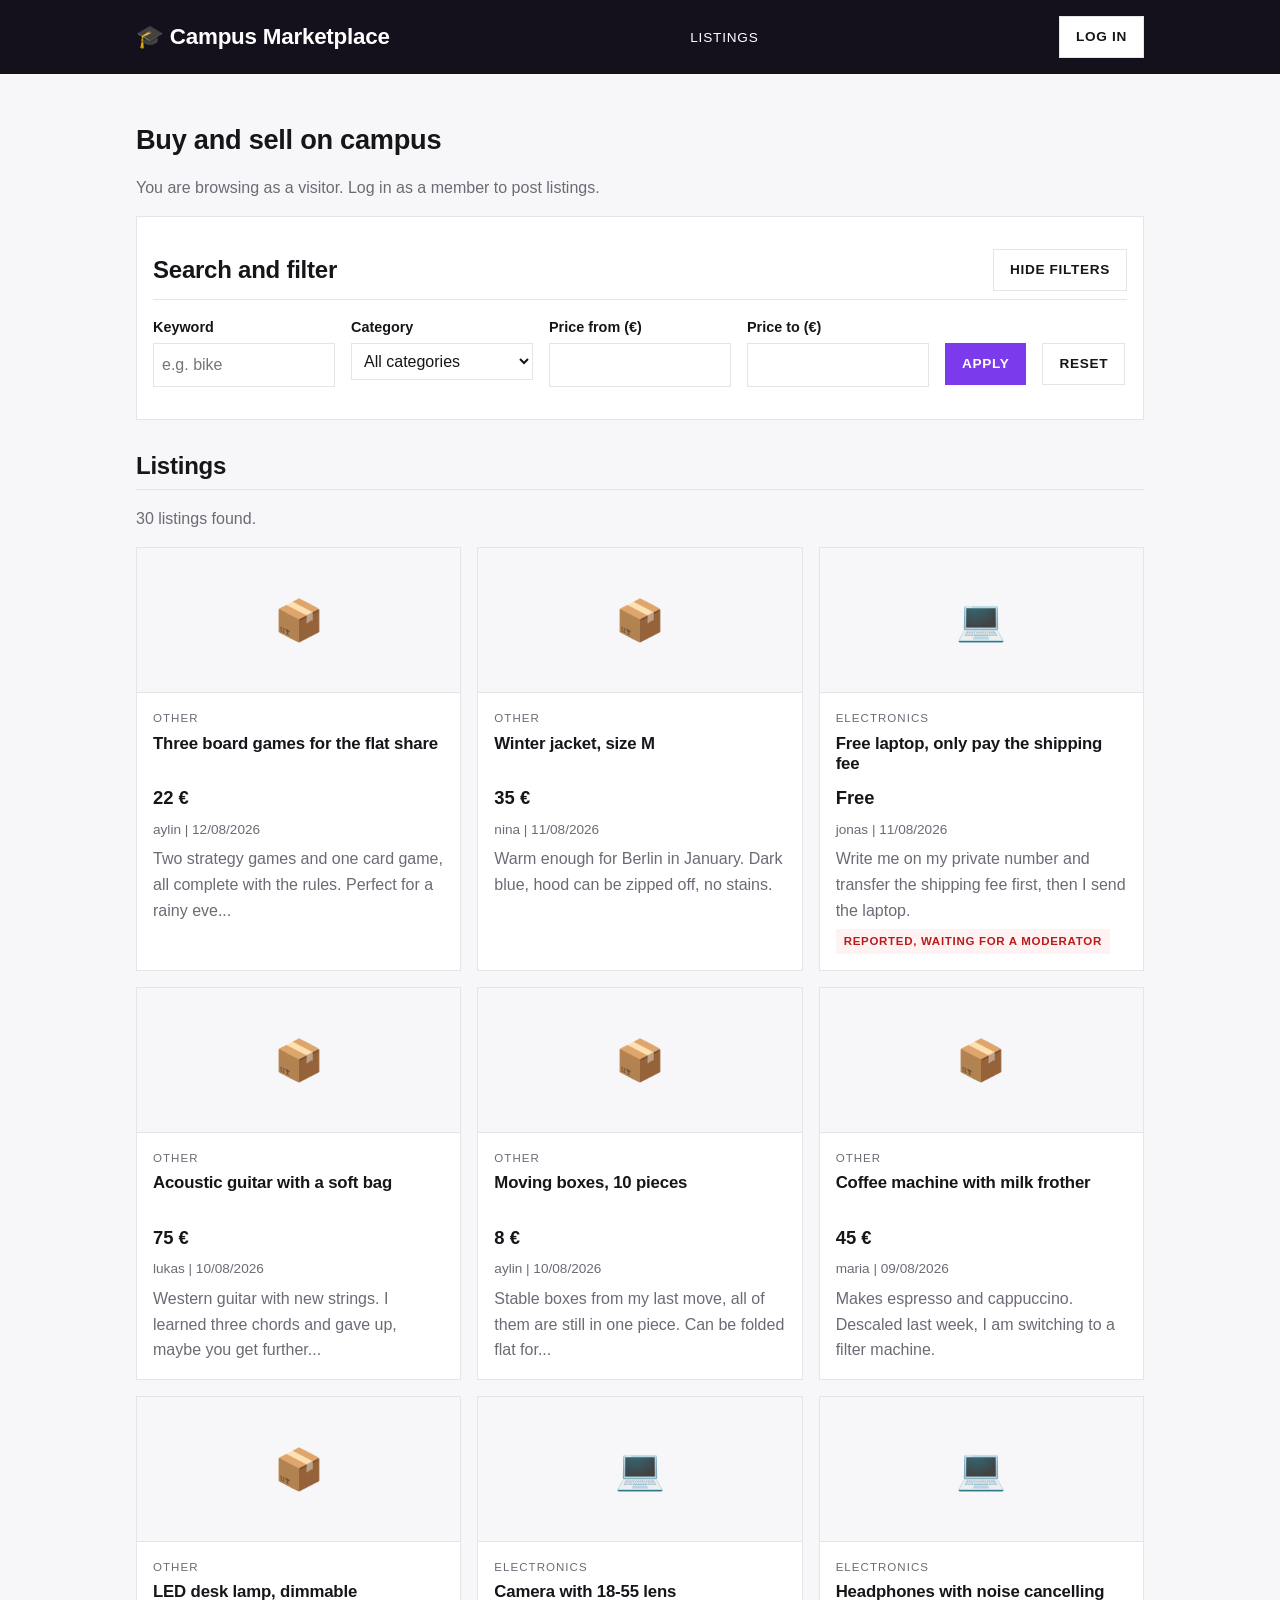
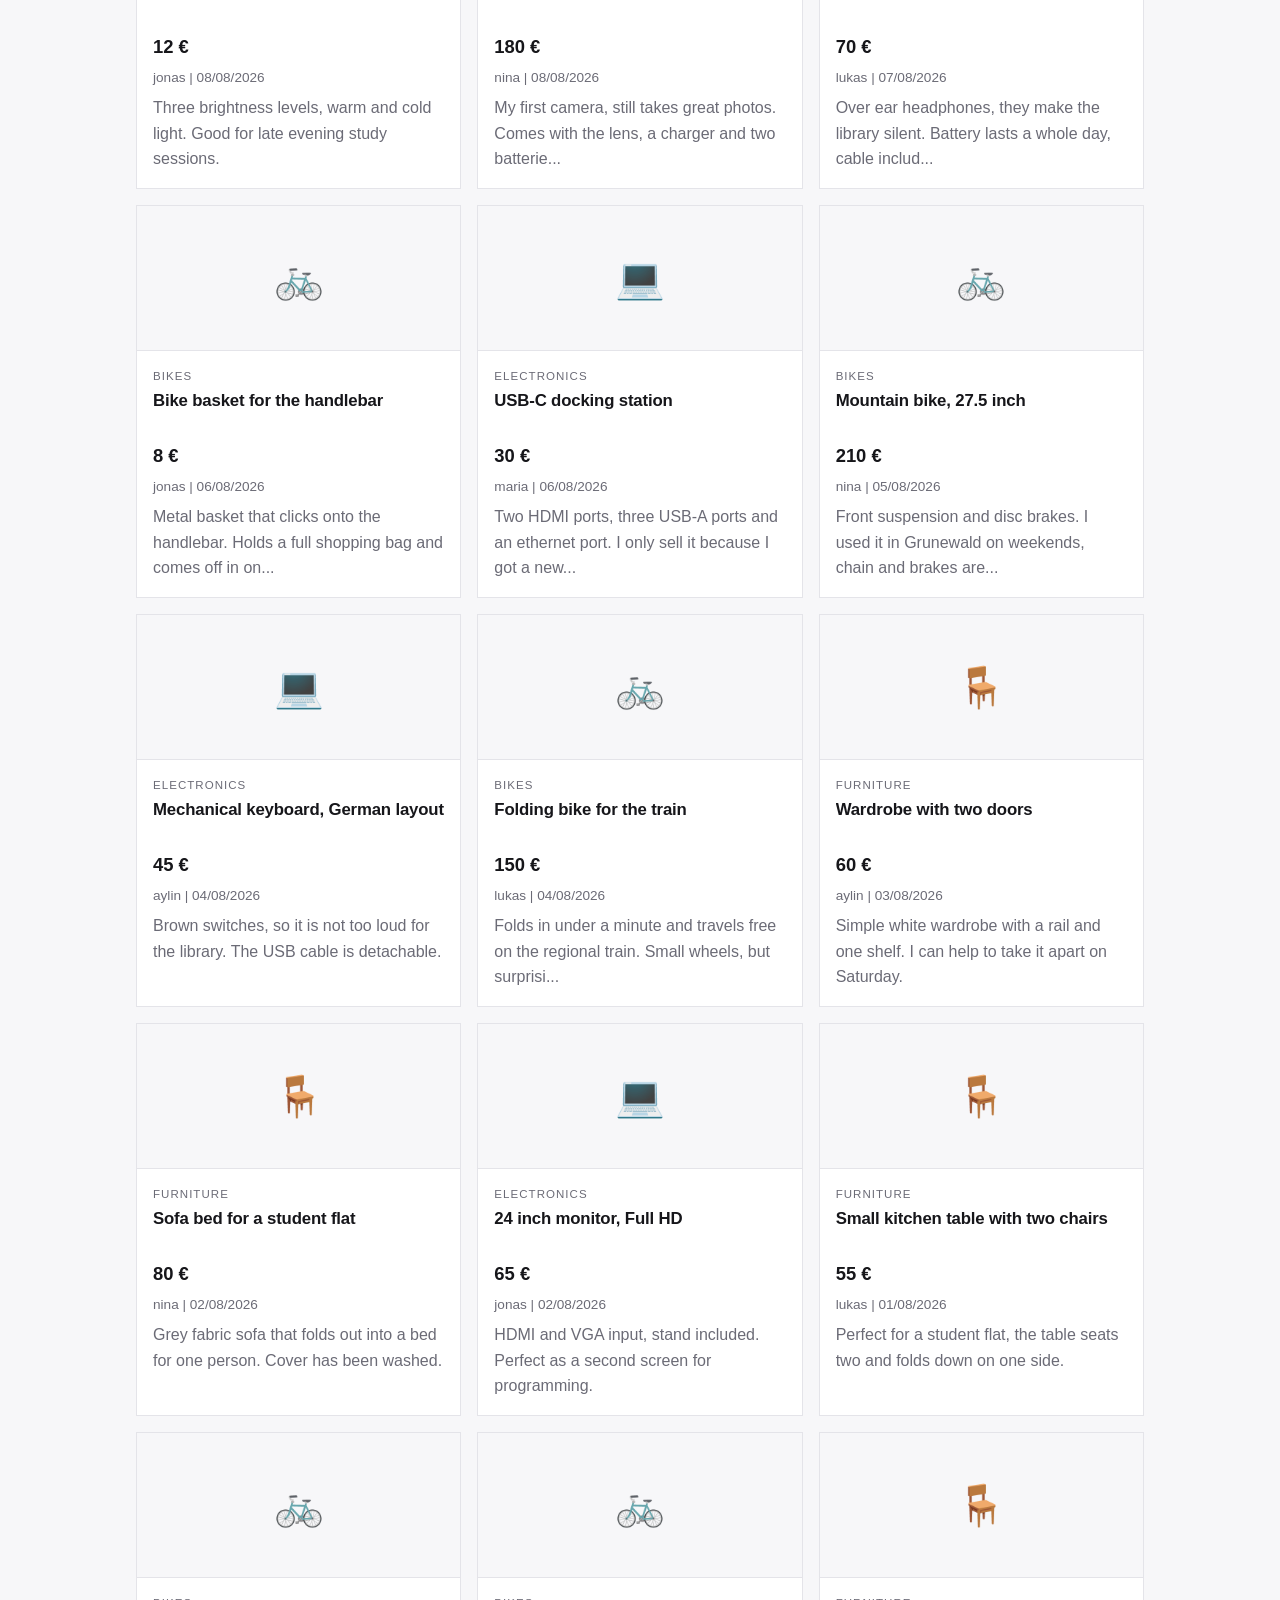
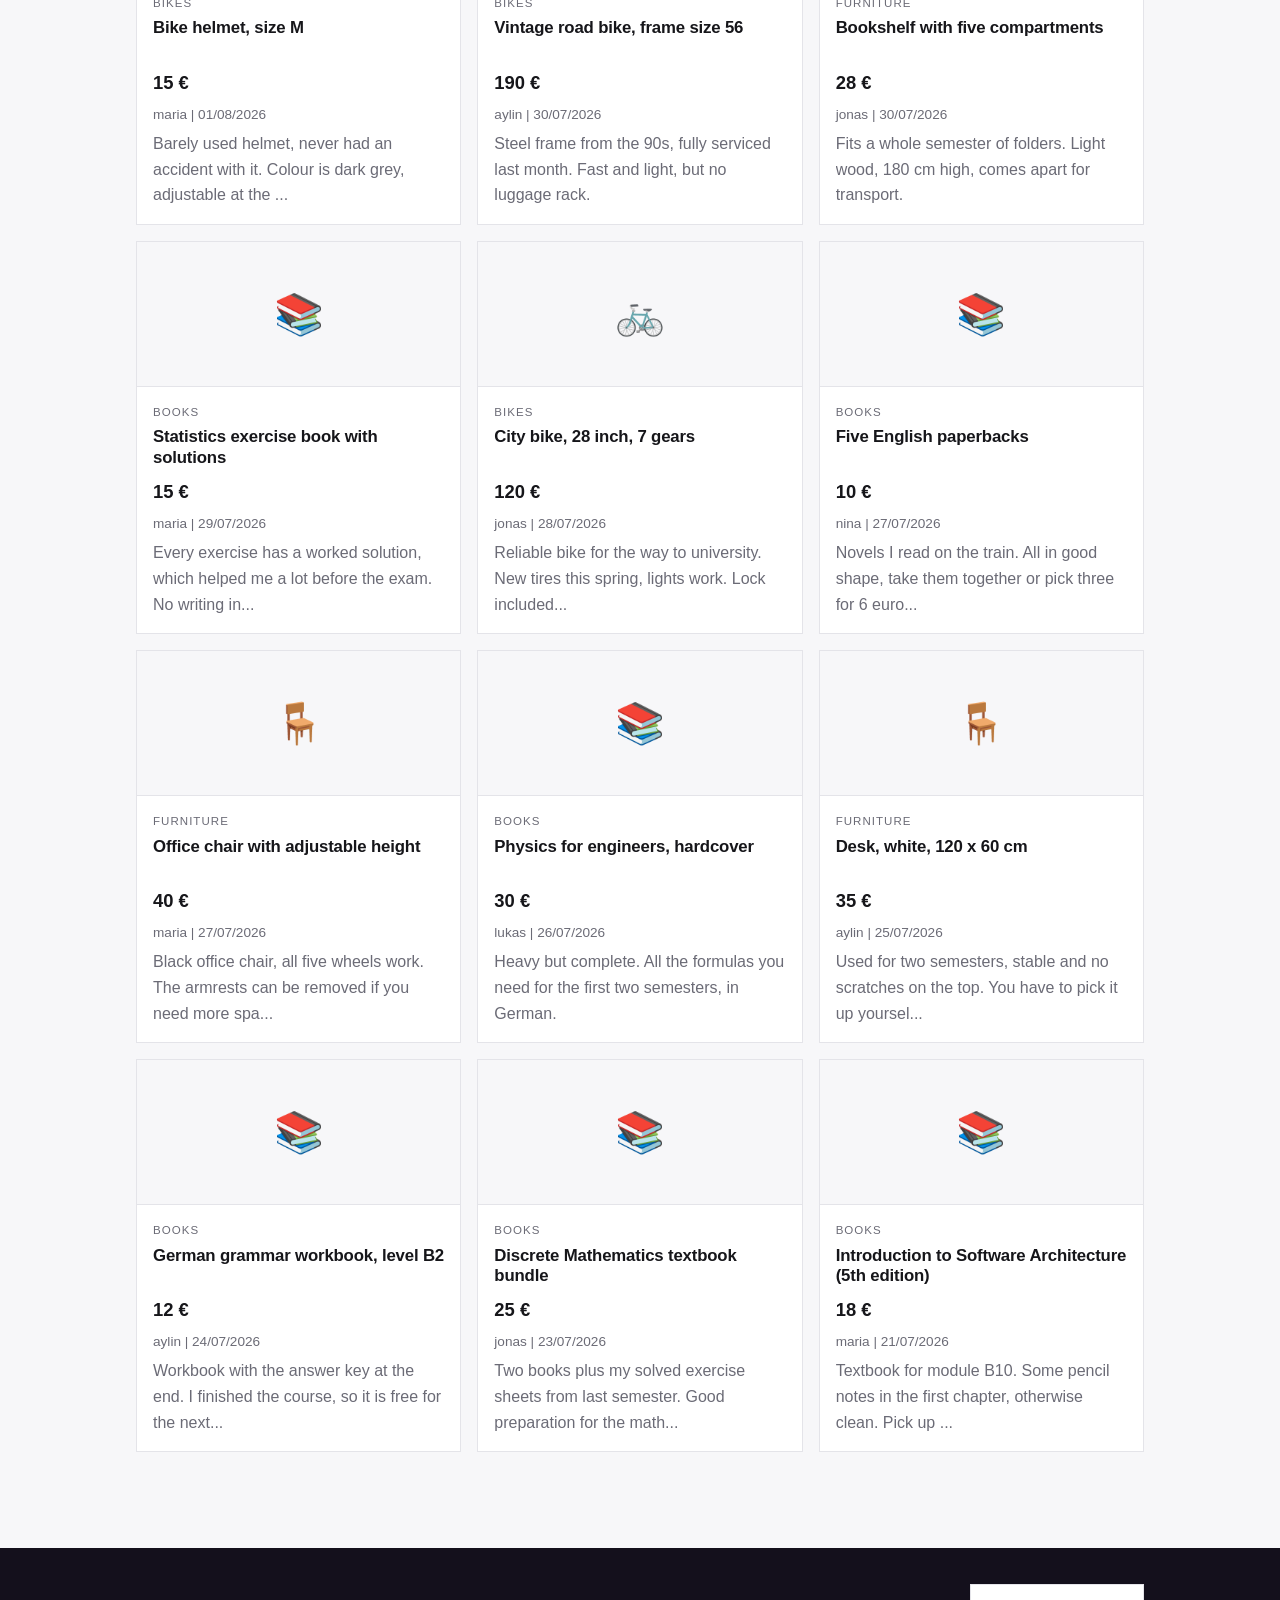
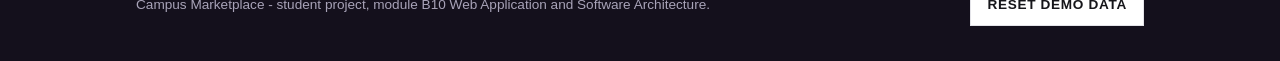
<file: index.html>
<!DOCTYPE html>
<html lang="en">
<head>
  <meta charset="utf-8">
  <meta name="viewport" content="width=device-width, initial-scale=1">
  <title>Campus Marketplace - Listings</title>
  <link rel="icon" href="favicon.svg" type="image/svg+xml">
  <link rel="stylesheet" href="css/style.css">
</head>
<body>

  <header class="site-header">
    <div class="container header-inner">
      <a class="brand" href="index.html">🎓 Campus Marketplace</a>
      <nav class="main-nav" aria-label="Main navigation">
        <ul>
          <li><a href="index.html">Listings</a></li>
          <li data-role="member"><a href="manage.html">My area</a></li>
          <li data-role="moderator"><a href="moderator.html">Moderation</a></li>
        </ul>
      </nav>

      <!-- Account area: a log in link for visitors, a menu with the role
           switch and log out for everybody who is logged in. -->
      <div class="account">
        <a class="button button-secondary" href="login.html" data-role="visitor">Log in</a>

        <div class="account-menu" data-role="member moderator">
          <button type="button" class="account-button" id="account-toggle"
                  aria-expanded="false" aria-controls="account-panel">
            <span id="account-name">Account</span>
            <span class="account-role" id="account-role"></span>
          </button>

          <div class="account-panel is-hidden" id="account-panel">
            <!-- With a real account the role is only shown, with the offline
                 demo session it can be switched. -->
            <div class="is-hidden" id="account-role-line">
              <p class="account-role-current">Role: <strong id="account-role-name"></strong></p>
              <p class="field-hint">Your role belongs to your account and is checked by the server.</p>
            </div>

            <div class="field" id="role-switch-field">
              <label for="role-switch">Current role</label>
              <select id="role-switch">
                <option value="visitor">Visitor</option>
                <option value="member">Member</option>
                <option value="moderator">Moderator</option>
              </select>
              <p class="field-hint">
                In this demo every account may take any role. In a real product
                the role would belong to the account.
              </p>
            </div>
            <button type="button" class="button button-secondary" id="logout-button">Log out</button>
          </div>
        </div>
      </div>
    </div>
  </header>

  <main class="container">

    <h1>Buy and sell on campus</h1>
    <p id="session-info" class="page-intro"></p>

    <!-- Search and filter. Every change re-renders the list with JavaScript,
         the page is never reloaded. -->
    <section class="panel" aria-labelledby="filter-heading">
      <div class="panel-head">
        <h2 id="filter-heading">Search and filter</h2>
        <button type="button" id="filter-toggle" class="button button-secondary"
                aria-expanded="true" aria-controls="filter-form">Hide filters</button>
      </div>

      <form id="filter-form" class="form-row" novalidate>
        <div class="field">
          <label for="keyword">Keyword</label>
          <input type="search" id="keyword" name="keyword" placeholder="e.g. bike">
        </div>

        <div class="field">
          <label for="category">Category</label>
          <select id="category" name="category">
            <option value="all">All categories</option>
          </select>
        </div>

        <div class="field">
          <label for="min-price">Price from (€)</label>
          <input type="number" id="min-price" name="min-price" min="0" step="1">
          <p class="error-message" id="error-min-price" role="alert"></p>
        </div>

        <div class="field">
          <label for="max-price">Price to (€)</label>
          <input type="number" id="max-price" name="max-price" min="0" step="1">
          <p class="error-message" id="error-max-price" role="alert"></p>
        </div>

        <div class="field field-actions">
          <button type="submit" class="button">Apply</button>
          <button type="button" id="reset-filter" class="button button-secondary">Reset</button>
        </div>
      </form>
    </section>

    <section aria-labelledby="results-heading">
      <div class="panel-head">
        <h2 id="results-heading">Listings</h2>
        <a class="button" href="manage.html" data-role="member">Post a listing</a>
      </div>

      <p id="result-count" class="result-count"></p>
      <ul class="listing-grid" id="listing-grid"></ul>
      <p id="empty-message" class="empty-message is-hidden">No listings match your search.</p>
    </section>

  </main>

  <footer class="site-footer">
    <div class="container footer-inner">
      <p>Campus Marketplace - student project, module B10 Web Application and Software Architecture.</p>
      <button type="button" id="reset-demo-data" class="button button-secondary">Reset demo data</button>
    </div>
  </footer>

  <!-- jQuery first, then our own scripts: data layer, helpers, page logic. -->
  <script src="https://code.jquery.com/jquery-3.7.1.min.js"></script>
  <!-- If the CDN cannot be reached (no internet), load the local copy instead. -->
  <script>window.jQuery || document.write('<script src="js/vendor/jquery-3.7.1.min.js"><\/script>');</script>
  <script src="js/seed-data.js"></script>
  <script src="js/api.js"></script>
  <script src="js/store.js"></script>
  <script src="js/ui.js"></script>
  <script src="js/account.js"></script>
  <script src="js/page-index.js"></script>

</body>
</html>
</file>
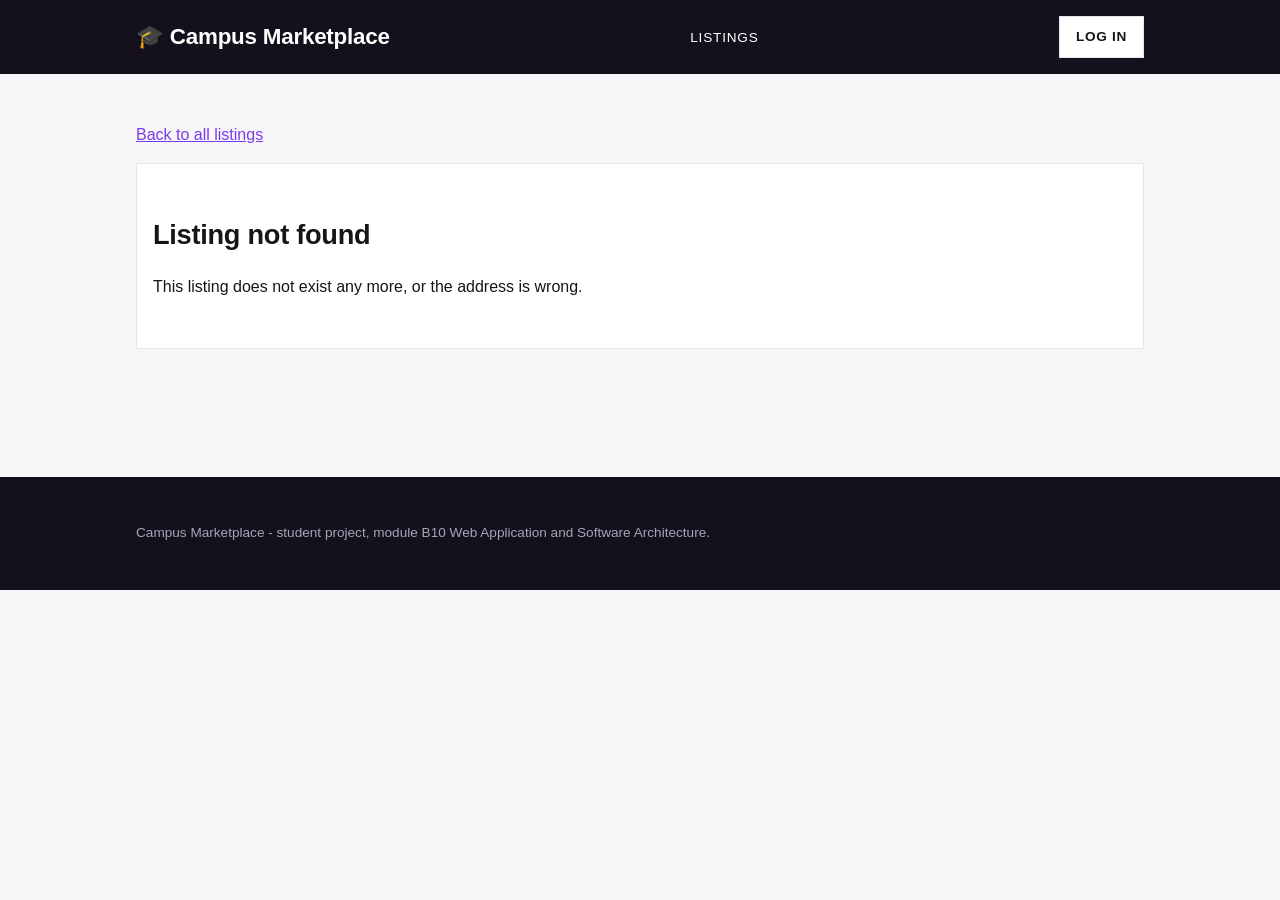
<file: listing.html>
<!DOCTYPE html>
<html lang="en">
<head>
  <meta charset="utf-8">
  <meta name="viewport" content="width=device-width, initial-scale=1">
  <title>Campus Marketplace - Listing</title>
  <link rel="icon" href="favicon.svg" type="image/svg+xml">
  <link rel="stylesheet" href="css/style.css">
</head>
<body>

  <header class="site-header">
    <div class="container header-inner">
      <a class="brand" href="index.html">🎓 Campus Marketplace</a>
      <nav class="main-nav" aria-label="Main navigation">
        <ul>
          <li><a href="index.html">Listings</a></li>
          <li data-role="member"><a href="manage.html">My area</a></li>
          <li data-role="moderator"><a href="moderator.html">Moderation</a></li>
        </ul>
      </nav>

      <!-- Account area: a log in link for visitors, a menu with the role
           switch and log out for everybody who is logged in. -->
      <div class="account">
        <a class="button button-secondary" href="login.html" data-role="visitor">Log in</a>

        <div class="account-menu" data-role="member moderator">
          <button type="button" class="account-button" id="account-toggle"
                  aria-expanded="false" aria-controls="account-panel">
            <span id="account-name">Account</span>
            <span class="account-role" id="account-role"></span>
          </button>

          <div class="account-panel is-hidden" id="account-panel">
            <!-- With a real account the role is only shown, with the offline
                 demo session it can be switched. -->
            <div class="is-hidden" id="account-role-line">
              <p class="account-role-current">Role: <strong id="account-role-name"></strong></p>
              <p class="field-hint">Your role belongs to your account and is checked by the server.</p>
            </div>

            <div class="field" id="role-switch-field">
              <label for="role-switch">Current role</label>
              <select id="role-switch">
                <option value="visitor">Visitor</option>
                <option value="member">Member</option>
                <option value="moderator">Moderator</option>
              </select>
              <p class="field-hint">
                In this demo every account may take any role. In a real product
                the role would belong to the account.
              </p>
            </div>
            <button type="button" class="button button-secondary" id="logout-button">Log out</button>
          </div>
        </div>
      </div>
    </div>
  </header>

  <main class="container">

    <p><a href="index.html">Back to all listings</a></p>

    <!-- Shown when the id in the address does not belong to any listing. -->
    <section class="panel is-hidden" id="not-found">
      <h1>Listing not found</h1>
      <p>This listing does not exist any more, or the address is wrong.</p>
    </section>

    <!-- The empty elements are filled by page-listing.js with .text(), so
         user written content can never become markup. -->
    <article class="panel is-hidden" id="listing-detail">
      <!-- The photo or the category icon is built by page-listing.js, because
           an img without a src is not valid HTML. -->
      <div id="detail-media"></div>
      <h1 id="detail-title">Listing</h1>
      <p class="detail-price" id="detail-price"></p>
      <p class="card-meta" id="detail-meta"></p>
      <p class="badge badge-warn is-hidden" id="detail-reported">Reported, waiting for a moderator</p>
      <h2>Description</h2>
      <p class="detail-description" id="detail-description"></p>

      <div class="detail-actions">
        <button type="button" class="button button-secondary is-hidden" id="favorite-button">
          Add to favorites
        </button>
        <a class="button button-secondary is-hidden" id="edit-link" href="manage.html">Edit this listing</a>
      </div>
    </article>

    <section class="panel is-hidden" id="inquiry-section" aria-labelledby="inquiry-heading">
      <h2 id="inquiry-heading">Contact the seller</h2>
      <p id="inquiry-note" class="field-hint"></p>

      <form id="inquiry-form" class="form-row" novalidate>
        <div class="field">
          <label for="inquiry-name">Your name</label>
          <input type="text" id="inquiry-name" name="inquiry-name" maxlength="40">
          <p class="error-message" id="error-inquiry-name" role="alert"></p>
        </div>

        <div class="field">
          <label for="inquiry-email">Your email</label>
          <input type="email" id="inquiry-email" name="inquiry-email" maxlength="60">
          <p class="error-message" id="error-inquiry-email" role="alert"></p>
        </div>

        <div class="field field-wide">
          <label for="inquiry-message">Message</label>
          <textarea id="inquiry-message" name="inquiry-message" maxlength="500"></textarea>
          <p class="error-message" id="error-inquiry-message" role="alert"></p>
        </div>

        <div class="field field-actions">
          <button type="submit" class="button">Send inquiry</button>
        </div>
      </form>

      <p class="badge badge-ok is-hidden" id="inquiry-success">
        Your inquiry was sent to the seller.
      </p>
    </section>

    <!-- A moderator does not report a listing, they act on it directly. -->
    <section class="panel is-hidden" id="moderate-section" aria-labelledby="moderate-heading">
      <h2 id="moderate-heading">Moderation</h2>
      <p class="field-hint" id="moderate-note"></p>

      <div class="detail-actions">
        <button type="button" class="button button-danger" id="remove-button">Remove this listing</button>
        <button type="button" class="button button-secondary is-hidden" id="dismiss-report-button">
          Dismiss the report
        </button>
        <a class="button button-secondary" href="moderator.html">Open the moderation queue</a>
      </div>

      <p class="badge badge-ok is-hidden" id="moderate-success"></p>
    </section>

    <section class="panel is-hidden" id="report-section" aria-labelledby="report-heading">
      <h2 id="report-heading">Is something wrong with this listing?</h2>
      <p class="field-hint">A moderator checks reported listings and can remove them.</p>

      <button type="button" class="button button-secondary" id="report-toggle"
              aria-expanded="false" aria-controls="report-form">Report this listing</button>

      <form id="report-form" class="form-row is-hidden" novalidate>
        <div class="field field-wide">
          <label for="report-reason">Why do you report it?</label>
          <textarea id="report-reason" name="report-reason" maxlength="200"></textarea>
          <p class="error-message" id="error-report-reason" role="alert"></p>
        </div>

        <div class="field field-actions">
          <button type="submit" class="button button-danger">Send report</button>
        </div>
      </form>

      <p class="badge badge-ok is-hidden" id="report-success">
        Thank you, a moderator will look at this listing.
      </p>
    </section>

  </main>

  <footer class="site-footer">
    <div class="container footer-inner">
      <p>Campus Marketplace - student project, module B10 Web Application and Software Architecture.</p>
    </div>
  </footer>

  <!-- jQuery first, then our own scripts: data layer, helpers, page logic. -->
  <script src="https://code.jquery.com/jquery-3.7.1.min.js"></script>
  <!-- If the CDN cannot be reached (no internet), load the local copy instead. -->
  <script>window.jQuery || document.write('<script src="js/vendor/jquery-3.7.1.min.js"><\/script>');</script>
  <script src="js/seed-data.js"></script>
  <script src="js/api.js"></script>
  <script src="js/store.js"></script>
  <script src="js/ui.js"></script>
  <script src="js/account.js"></script>
  <script src="js/page-listing.js"></script>

</body>
</html>
</file>
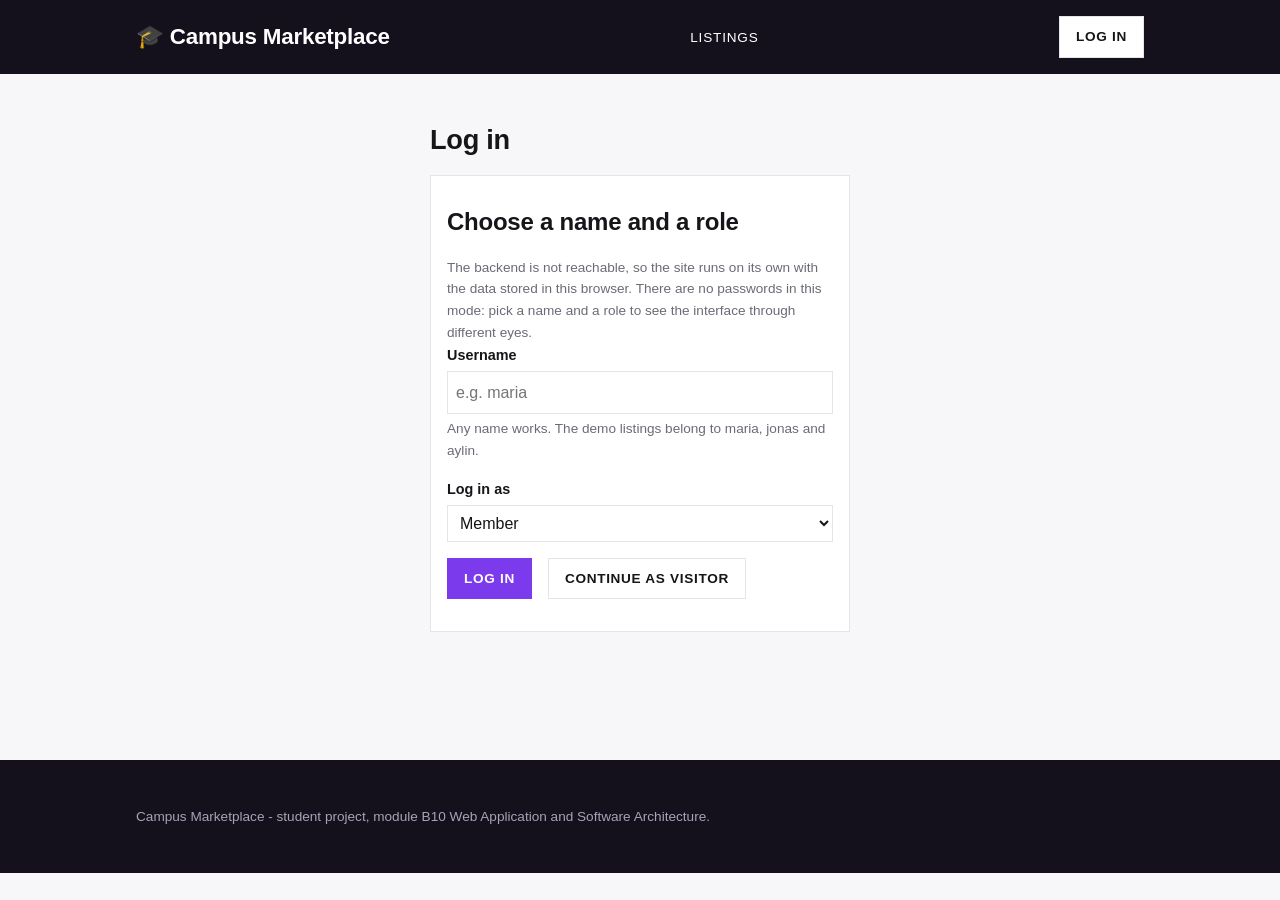
<file: login.html>
<!DOCTYPE html>
<html lang="en">
<head>
  <meta charset="utf-8">
  <meta name="viewport" content="width=device-width, initial-scale=1">
  <title>Campus Marketplace - Log in</title>
  <link rel="icon" href="favicon.svg" type="image/svg+xml">
  <link rel="stylesheet" href="css/style.css">
</head>
<body>

  <header class="site-header">
    <div class="container header-inner">
      <a class="brand" href="index.html">🎓 Campus Marketplace</a>

      <nav class="main-nav" aria-label="Main navigation">
        <ul>
          <li><a href="index.html">Listings</a></li>
          <li data-role="member"><a href="manage.html">My area</a></li>
          <li data-role="moderator"><a href="moderator.html">Moderation</a></li>
        </ul>
      </nav>

      <!-- Account area: a log in link for visitors, a menu with the role
           switch and log out for everybody who is logged in. -->
      <div class="account">
        <a class="button button-secondary" href="login.html" data-role="visitor">Log in</a>

        <div class="account-menu" data-role="member moderator">
          <button type="button" class="account-button" id="account-toggle"
                  aria-expanded="false" aria-controls="account-panel">
            <span id="account-name">Account</span>
            <span class="account-role" id="account-role"></span>
          </button>

          <div class="account-panel is-hidden" id="account-panel">
            <!-- With a real account the role is only shown, with the offline
                 demo session it can be switched. -->
            <div class="is-hidden" id="account-role-line">
              <p class="account-role-current">Role: <strong id="account-role-name"></strong></p>
              <p class="field-hint">Your role belongs to your account and is checked by the server.</p>
            </div>

            <div class="field" id="role-switch-field">
              <label for="role-switch">Current role</label>
              <select id="role-switch">
                <option value="visitor">Visitor</option>
                <option value="member">Member</option>
                <option value="moderator">Moderator</option>
              </select>
              <p class="field-hint">
                In this demo every account may take any role. In a real product
                the role would belong to the account.
              </p>
            </div>
            <button type="button" class="button button-secondary" id="logout-button">Log out</button>
          </div>
        </div>
      </div>
    </div>
  </header>

  <main class="container">

    <div class="narrow-page">
      <h1>Log in</h1>

      <!-- Shown when the backend answers: a real login with a password. -->
      <section class="panel is-hidden" id="account-login" aria-labelledby="login-heading">
        <h2 id="login-heading">Log in with your account</h2>

        <form id="login-form" autocomplete="off" novalidate>
          <div class="field">
            <label for="login-username">Username</label>
            <input type="text" id="login-username" name="login-name" maxlength="20" autocomplete="off">
            <p class="error-message" id="error-login-username" role="alert"></p>
          </div>

          <div class="field">
            <label for="login-password">Password</label>
            <input type="password" id="login-password" name="login-password" maxlength="72" autocomplete="off">
            <p class="error-message" id="error-login-password" role="alert"></p>
          </div>

          <div class="field-actions">
            <button type="submit" class="button">Log in</button>
            <a class="button button-secondary" href="index.html">Continue as visitor</a>
          </div>
        </form>

        <p class="field-hint">
          Accounts for trying it out: <strong>maria</strong>, <strong>jonas</strong> or
          <strong>aylin</strong> with the password <strong>campus2026</strong>, and
          <strong>moderator</strong> with the password <strong>moderate2026</strong>.
        </p>
      </section>

      <section class="panel is-hidden" id="account-register" aria-labelledby="register-heading">
        <h2 id="register-heading">Or create an account</h2>
        <p class="field-hint">A new account is always a member. Moderators are set up by the site owner.</p>

        <form id="register-form" autocomplete="off" novalidate>
          <div class="field">
            <label for="register-username">Username</label>
            <input type="text" id="register-username" name="register-name" maxlength="20" autocomplete="off">
            <p class="error-message" id="error-register-username" role="alert"></p>
          </div>

          <div class="field">
            <label for="register-password">Password</label>
            <input type="password" id="register-password" name="register-password" maxlength="72" autocomplete="off"
                   aria-describedby="register-password-hint">
            <p class="field-hint" id="register-password-hint">At least 8 characters.</p>
            <p class="error-message" id="error-register-password" role="alert"></p>
          </div>

          <div class="field">
            <label for="register-repeat">Repeat the password</label>
            <input type="password" id="register-repeat" name="register-repeat" maxlength="72" autocomplete="off">
            <p class="error-message" id="error-register-repeat" role="alert"></p>
          </div>

          <div class="field-actions">
            <button type="submit" class="button">Create account</button>
          </div>
        </form>
      </section>

      <!-- Shown when the backend is not reachable: the demo role switch. -->
      <section class="panel is-hidden" id="demo-login" aria-labelledby="demo-heading">
        <h2 id="demo-heading">Choose a name and a role</h2>
        <p class="field-hint">
          The backend is not reachable, so the site runs on its own with the data
          stored in this browser. There are no passwords in this mode: pick a name
          and a role to see the interface through different eyes.
        </p>

        <form id="demo-form" autocomplete="off" novalidate>
          <div class="field">
            <label for="demo-username">Username</label>
            <input type="text" id="demo-username" name="demo-name" maxlength="20"
                   autocomplete="off" placeholder="e.g. maria"
                   aria-describedby="demo-username-hint">
            <p class="field-hint" id="demo-username-hint">
              Any name works. The demo listings belong to maria, jonas and aylin.
            </p>
            <p class="error-message" id="error-demo-username" role="alert"></p>
          </div>

          <div class="field">
            <label for="demo-role">Log in as</label>
            <select id="demo-role" name="demo-role">
              <option value="member">Member</option>
              <option value="moderator">Moderator</option>
            </select>
          </div>

          <div class="field-actions">
            <button type="submit" class="button">Log in</button>
            <a class="button button-secondary" href="index.html">Continue as visitor</a>
          </div>
        </form>
      </section>

      <section class="panel is-hidden" id="already-logged-in" aria-labelledby="logged-in-heading">
        <h2 id="logged-in-heading">You are already logged in</h2>
        <p id="logged-in-info"></p>
        <p class="field-actions">
          <a class="button" href="index.html">Go to the listings</a>
        </p>
      </section>
    </div>

  </main>

  <footer class="site-footer">
    <div class="container footer-inner">
      <p>Campus Marketplace - student project, module B10 Web Application and Software Architecture.</p>
    </div>
  </footer>

  <!-- jQuery first, then our own scripts: data layer, helpers, page logic. -->
  <script src="https://code.jquery.com/jquery-3.7.1.min.js"></script>
  <!-- If the CDN cannot be reached (no internet), load the local copy instead. -->
  <script>window.jQuery || document.write('<script src="js/vendor/jquery-3.7.1.min.js"><\/script>');</script>
  <script src="js/seed-data.js"></script>
  <script src="js/api.js"></script>
  <script src="js/store.js"></script>
  <script src="js/ui.js"></script>
  <script src="js/account.js"></script>
  <script src="js/page-login.js"></script>

</body>
</html>
</file>
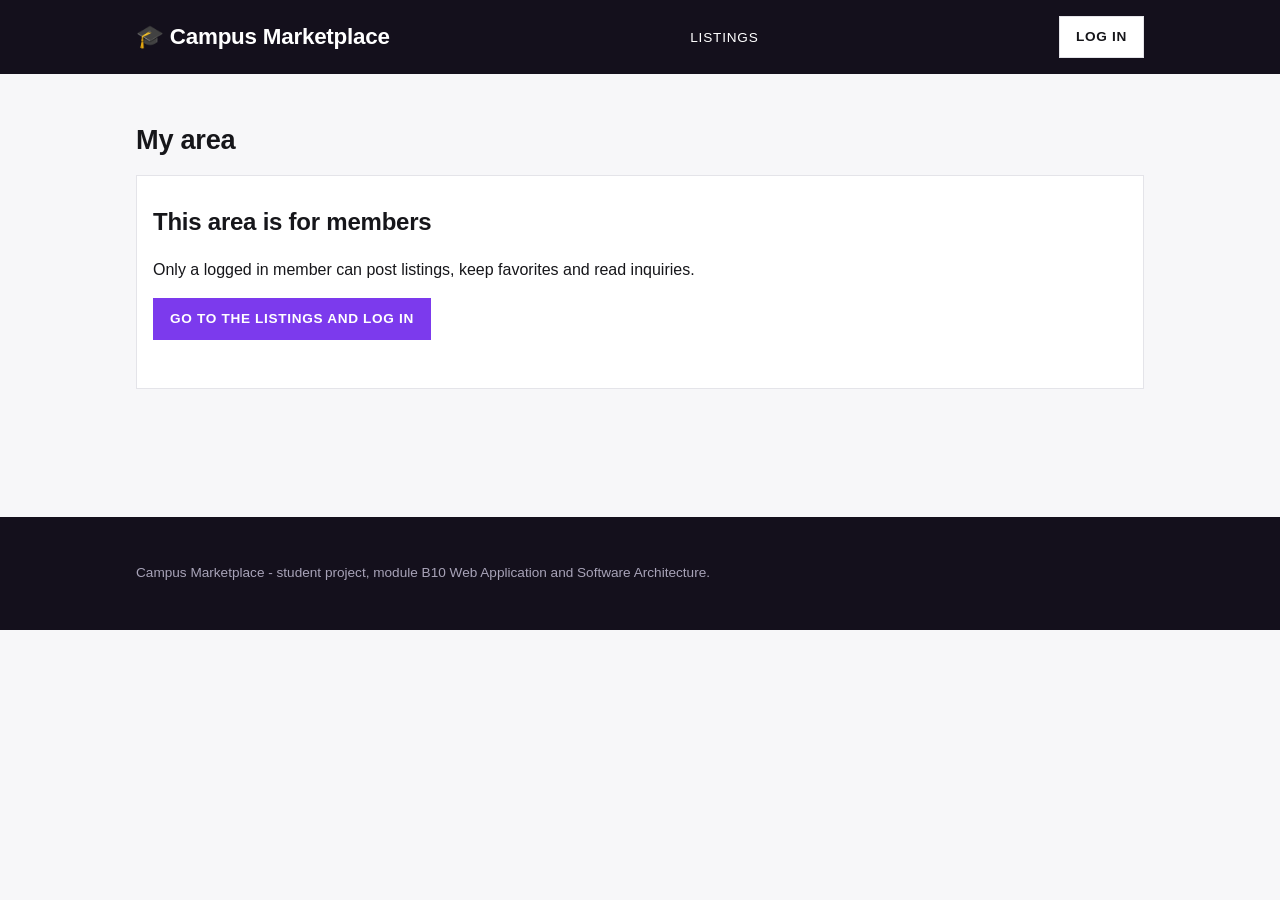
<file: manage.html>
<!DOCTYPE html>
<html lang="en">
<head>
  <meta charset="utf-8">
  <meta name="viewport" content="width=device-width, initial-scale=1">
  <title>Campus Marketplace - My area</title>
  <link rel="icon" href="favicon.svg" type="image/svg+xml">
  <link rel="stylesheet" href="css/style.css">
</head>
<body>

  <header class="site-header">
    <div class="container header-inner">
      <a class="brand" href="index.html">🎓 Campus Marketplace</a>
      <nav class="main-nav" aria-label="Main navigation">
        <ul>
          <li><a href="index.html">Listings</a></li>
          <li data-role="member"><a href="manage.html">My area</a></li>
          <li data-role="moderator"><a href="moderator.html">Moderation</a></li>
        </ul>
      </nav>

      <!-- Account area: a log in link for visitors, a menu with the role
           switch and log out for everybody who is logged in. -->
      <div class="account">
        <a class="button button-secondary" href="login.html" data-role="visitor">Log in</a>

        <div class="account-menu" data-role="member moderator">
          <button type="button" class="account-button" id="account-toggle"
                  aria-expanded="false" aria-controls="account-panel">
            <span id="account-name">Account</span>
            <span class="account-role" id="account-role"></span>
          </button>

          <div class="account-panel is-hidden" id="account-panel">
            <!-- With a real account the role is only shown, with the offline
                 demo session it can be switched. -->
            <div class="is-hidden" id="account-role-line">
              <p class="account-role-current">Role: <strong id="account-role-name"></strong></p>
              <p class="field-hint">Your role belongs to your account and is checked by the server.</p>
            </div>

            <div class="field" id="role-switch-field">
              <label for="role-switch">Current role</label>
              <select id="role-switch">
                <option value="visitor">Visitor</option>
                <option value="member">Member</option>
                <option value="moderator">Moderator</option>
              </select>
              <p class="field-hint">
                In this demo every account may take any role. In a real product
                the role would belong to the account.
              </p>
            </div>
            <button type="button" class="button button-secondary" id="logout-button">Log out</button>
          </div>
        </div>
      </div>
    </div>
  </header>

  <main class="container">

    <h1>My area</h1>

    <!-- Shown to everybody who is not a logged in member. -->
    <section class="panel is-hidden" id="members-only">
      <h2>This area is for members</h2>
      <p>Only a logged in member can post listings, keep favorites and read inquiries.</p>
      <p><a class="button" href="index.html">Go to the listings and log in</a></p>
    </section>

    <div class="is-hidden" id="member-area">

      <section class="panel" aria-labelledby="form-heading">
        <h2 id="form-heading">Post a new listing</h2>

        <form id="listing-form" class="form-row" novalidate>
          <div class="field field-wide">
            <label for="listing-title">Title</label>
            <input type="text" id="listing-title" name="listing-title" maxlength="80">
            <p class="error-message" id="error-listing-title" role="alert"></p>
          </div>

          <div class="field">
            <label for="listing-category">Category</label>
            <select id="listing-category" name="listing-category"></select>
            <p class="error-message" id="error-listing-category" role="alert"></p>
          </div>

          <div class="field">
            <label for="listing-price">Price in €</label>
            <input type="number" id="listing-price" name="listing-price" min="0" step="1">
            <p class="error-message" id="error-listing-price" role="alert"></p>
          </div>

          <!-- Only shown when the backend is there, because it is the one
               that stores the picture. -->
          <div class="field field-wide is-hidden" id="photo-field">
            <label for="listing-photo">Photo</label>
            <input type="file" id="listing-photo" name="listing-photo"
                   accept="image/jpeg,image/png" aria-describedby="photo-hint">
            <p class="field-hint" id="photo-hint">
              Optional. JPEG or PNG, up to 3 MB. The server cuts it to the shape of the cards.
            </p>
            <p class="error-message" id="error-listing-photo" role="alert"></p>
          </div>

          <div class="field field-wide">
            <label for="listing-description">Description</label>
            <textarea id="listing-description" name="listing-description" maxlength="500"></textarea>
            <p class="error-message" id="error-listing-description" role="alert"></p>
          </div>

          <div class="field field-actions">
            <button type="submit" class="button" id="listing-submit">Publish listing</button>
            <button type="button" class="button button-secondary is-hidden" id="cancel-edit">Cancel</button>
          </div>
        </form>

        <p class="badge badge-ok is-hidden" id="listing-success"></p>
      </section>

      <section class="panel" aria-labelledby="my-listings-heading">
        <h2 id="my-listings-heading">My listings</h2>
        <ul class="row-list" id="my-listings"></ul>
        <p class="empty-message is-hidden" id="my-listings-empty">
          You have not posted anything yet.
        </p>
      </section>

      <section class="panel" aria-labelledby="favorites-heading">
        <h2 id="favorites-heading">My favorites</h2>
        <ul class="listing-grid" id="favorites-grid"></ul>
        <p class="empty-message is-hidden" id="favorites-empty">
          You have no favorites yet. Use the button on a listing to save it here.
        </p>
      </section>

      <section class="panel" aria-labelledby="inbox-heading">
        <h2 id="inbox-heading">Inquiries about my listings</h2>
        <ul class="row-list" id="inbox"></ul>
        <p class="empty-message is-hidden" id="inbox-empty">
          No open inquiries.
        </p>
      </section>

    </div>

  </main>

  <footer class="site-footer">
    <div class="container footer-inner">
      <p>Campus Marketplace - student project, module B10 Web Application and Software Architecture.</p>
    </div>
  </footer>

  <!-- jQuery first, then our own scripts: data layer, helpers, page logic. -->
  <script src="https://code.jquery.com/jquery-3.7.1.min.js"></script>
  <!-- If the CDN cannot be reached (no internet), load the local copy instead. -->
  <script>window.jQuery || document.write('<script src="js/vendor/jquery-3.7.1.min.js"><\/script>');</script>
  <script src="js/seed-data.js"></script>
  <script src="js/api.js"></script>
  <script src="js/store.js"></script>
  <script src="js/ui.js"></script>
  <script src="js/account.js"></script>
  <script src="js/page-manage.js"></script>

</body>
</html>
</file>
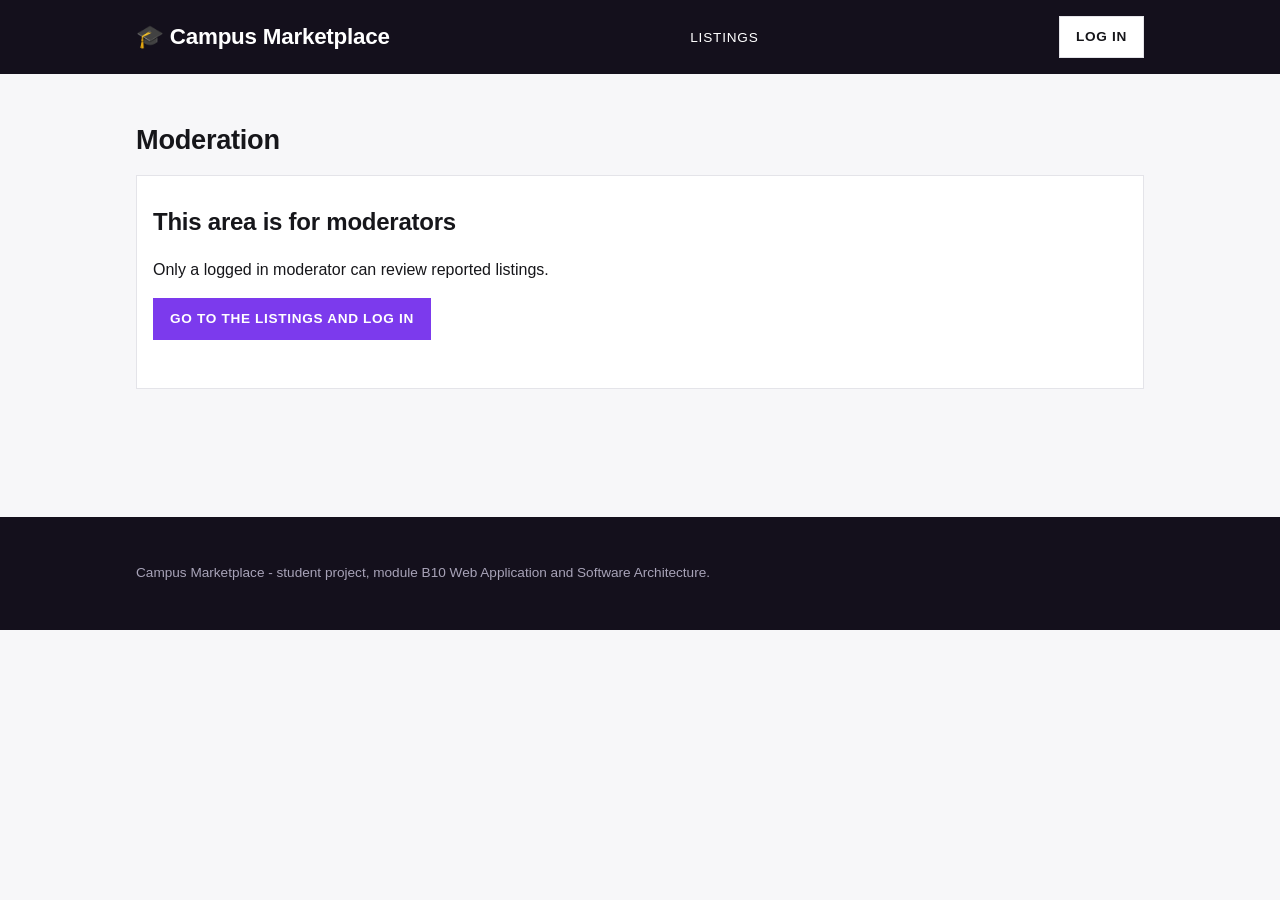
<file: moderator.html>
<!DOCTYPE html>
<html lang="en">
<head>
  <meta charset="utf-8">
  <meta name="viewport" content="width=device-width, initial-scale=1">
  <title>Campus Marketplace - Moderation</title>
  <link rel="icon" href="favicon.svg" type="image/svg+xml">
  <link rel="stylesheet" href="css/style.css">
</head>
<body>

  <header class="site-header">
    <div class="container header-inner">
      <a class="brand" href="index.html">🎓 Campus Marketplace</a>
      <nav class="main-nav" aria-label="Main navigation">
        <ul>
          <li><a href="index.html">Listings</a></li>
          <li data-role="member"><a href="manage.html">My area</a></li>
          <li data-role="moderator"><a href="moderator.html">Moderation</a></li>
        </ul>
      </nav>

      <!-- Account area: a log in link for visitors, a menu with the role
           switch and log out for everybody who is logged in. -->
      <div class="account">
        <a class="button button-secondary" href="login.html" data-role="visitor">Log in</a>

        <div class="account-menu" data-role="member moderator">
          <button type="button" class="account-button" id="account-toggle"
                  aria-expanded="false" aria-controls="account-panel">
            <span id="account-name">Account</span>
            <span class="account-role" id="account-role"></span>
          </button>

          <div class="account-panel is-hidden" id="account-panel">
            <!-- With a real account the role is only shown, with the offline
                 demo session it can be switched. -->
            <div class="is-hidden" id="account-role-line">
              <p class="account-role-current">Role: <strong id="account-role-name"></strong></p>
              <p class="field-hint">Your role belongs to your account and is checked by the server.</p>
            </div>

            <div class="field" id="role-switch-field">
              <label for="role-switch">Current role</label>
              <select id="role-switch">
                <option value="visitor">Visitor</option>
                <option value="member">Member</option>
                <option value="moderator">Moderator</option>
              </select>
              <p class="field-hint">
                In this demo every account may take any role. In a real product
                the role would belong to the account.
              </p>
            </div>
            <button type="button" class="button button-secondary" id="logout-button">Log out</button>
          </div>
        </div>
      </div>
    </div>
  </header>

  <main class="container">

    <h1>Moderation</h1>

    <!-- Shown to everybody who is not a logged in moderator. -->
    <section class="panel is-hidden" id="moderators-only">
      <h2>This area is for moderators</h2>
      <p>Only a logged in moderator can review reported listings.</p>
      <p><a class="button" href="index.html">Go to the listings and log in</a></p>
    </section>

    <div class="is-hidden" id="moderator-area">

      <section class="panel" aria-labelledby="reported-heading">
        <h2 id="reported-heading">Reported listings</h2>
        <p class="field-hint">
          Remove takes the listing off the public pages. Dismiss means the report
          was not justified and the listing goes back online.
        </p>
        <ul class="row-list" id="reported-list"></ul>
        <p class="empty-message is-hidden" id="reported-empty">
          Nothing to review, no listing is reported at the moment.
        </p>
      </section>

      <section class="panel" aria-labelledby="removed-heading">
        <h2 id="removed-heading">Removed listings</h2>
        <p class="field-hint">
          These listings are not visible to users any more. The records stay in
          the data, so the decision can be traced.
        </p>
        <ul class="row-list" id="removed-list"></ul>
        <p class="empty-message is-hidden" id="removed-empty">
          No listing has been removed yet.
        </p>
      </section>

    </div>

  </main>

  <footer class="site-footer">
    <div class="container footer-inner">
      <p>Campus Marketplace - student project, module B10 Web Application and Software Architecture.</p>
    </div>
  </footer>

  <!-- jQuery first, then our own scripts: data layer, helpers, page logic. -->
  <script src="https://code.jquery.com/jquery-3.7.1.min.js"></script>
  <!-- If the CDN cannot be reached (no internet), load the local copy instead. -->
  <script>window.jQuery || document.write('<script src="js/vendor/jquery-3.7.1.min.js"><\/script>');</script>
  <script src="js/seed-data.js"></script>
  <script src="js/api.js"></script>
  <script src="js/store.js"></script>
  <script src="js/ui.js"></script>
  <script src="js/account.js"></script>
  <script src="js/page-moderator.js"></script>

</body>
</html>
</file>
<file: css/style.css>
/*
  style.css - the only stylesheet of the project.

  Written mobile first: the rules outside the media queries describe the
  narrow phone layout, and the media query at 768px adds the wider layout.
  All colours, spacing and radius values are CSS custom properties defined in
  :root, so the whole theme can be changed in one place.
*/

/* ---------------------------------------------------------------------------
   Theme variables
--------------------------------------------------------------------------- */

:root {
  /* colours: dark shell around a light board, violet as the accent */
  --brand: #7c3aed;
  --brand-dark: #6d28d9;
  --brand-soft: #f5f3ff;
  --shell: #14101c;
  --ink: #16161a;
  --ink-soft: #6b6b76;
  --paper: #f7f7f9;
  --card: #ffffff;
  --surface: #ffffff;
  --line: #e4e4e9;
  --line-strong: #d3d3db;
  --warn: #b91c1c;
  --warn-soft: #fef2f2;

  /* spacing */
  --gap: 12px;
  --gap-lg: 24px;

  /* shape: square corners everywhere, the theme has no rounding */
  --radius: 0;

  /* page width */
  --page-width: 1040px;
}

/* ---------------------------------------------------------------------------
   Base
--------------------------------------------------------------------------- */

* {
  box-sizing: border-box;
}

body {
  margin: 0;
  font-family: "Segoe UI", Roboto, Helvetica, Arial, sans-serif;
  line-height: 1.6;
  color: var(--ink);
  background: var(--paper);
}

h1,
h2,
h3 {
  line-height: 1.2;
  letter-spacing: -0.01em;
}

h1 {
  font-size: 1.7rem;
}

a {
  color: var(--brand);
}

a:hover,
a:focus {
  color: var(--brand-dark);
}

/* Keyboard users must see where they are. currentColor is used so the ring
   stays visible on the dark header as well as on the light pages. */
a:focus-visible,
.button:focus-visible {
  outline: 2px solid currentColor;
  outline-offset: 2px;
}

/* The fluid column pattern from the lab: full width, but never wider than
   --page-width, and centred by the automatic margins. */
.container {
  width: 100%;
  max-width: var(--page-width);
  margin: 0 auto;
  padding: 0 var(--gap);
}

/* ---------------------------------------------------------------------------
   Header and navigation
--------------------------------------------------------------------------- */

.site-header {
  background: var(--shell);
  color: #ffffff;
  padding: var(--gap) 0;
}

.header-inner {
  display: flex;
  flex-wrap: wrap;
  gap: var(--gap);
  align-items: center;
  justify-content: space-between;
}

.brand {
  color: #ffffff;
  font-size: 1.15rem;
  font-weight: bold;
  letter-spacing: -0.01em;
  text-decoration: none;
}

.main-nav ul {
  display: flex;
  flex-wrap: wrap;
  gap: var(--gap);
  margin: 0;
  padding: 0;
  list-style: none;
}

.main-nav a {
  color: #ffffff;
  font-size: 0.85rem;
  text-transform: uppercase;
  letter-spacing: 0.06em;
  text-decoration: none;
  padding: 4px 2px;
}

.main-nav a:hover,
.main-nav a:focus {
  color: #ffffff;
  text-decoration: underline;
}

/* ---------------------------------------------------------------------------
   Account area in the header
--------------------------------------------------------------------------- */

/* The panel is placed against this box, so it opens under the button. */
.account {
  position: relative;
  display: flex;
  align-items: center;
  gap: var(--gap);
}

.account-button {
  padding: 8px 12px;
  border: 1px solid rgba(255, 255, 255, 0.3);
  background: transparent;
  color: #ffffff;
  font: inherit;
  font-size: 0.85rem;
  cursor: pointer;
}

.account-button:hover,
.account-button:focus-visible {
  border-color: #ffffff;
}

.account-role {
  margin-left: 8px;
  color: #a8a3b8;
  font-size: 0.72rem;
  text-transform: uppercase;
  letter-spacing: 0.08em;
}

.account-role-current {
  margin: 0 0 4px 0;
}

/* Keeps the log out button away from the text above it. */
.account-panel .button {
  margin-top: var(--gap);
}

.account-panel {
  position: absolute;
  right: 0;
  top: calc(100% + 8px);
  z-index: 10;
  width: 260px;
  padding: var(--gap);
  background: var(--card);
  border: 1px solid var(--line);
  color: var(--ink);
}

/* ---------------------------------------------------------------------------
   Main content and footer
--------------------------------------------------------------------------- */

/* Pages with a single column of content, for example the login page. A form
   with two or three short fields reads better in a narrow column than across
   the whole page. */
.narrow-page {
  width: 100%;
  max-width: 420px;
  margin: 0 auto;
}

.page-intro {
  margin-top: 0;
  color: var(--ink-soft);
}

/*
  The pages use <main class="container">, and .container already sets padding
  and margin. A rule for main alone would lose against it, because a class
  weighs more than an element name. Naming both makes this rule the stronger
  one.
*/
main.container {
  padding-top: var(--gap-lg);
  padding-bottom: var(--gap-lg);
}

.site-footer {
  /* Space between the content and the dark bar. */
  margin-top: calc(var(--gap-lg) * 2);
  background: var(--shell);
  padding: var(--gap-lg) 0;
  color: #a8a3b8;
  font-size: 0.85rem;
}

.footer-inner {
  display: flex;
  flex-wrap: wrap;
  gap: var(--gap);
  align-items: center;
  justify-content: space-between;
}

/* ---------------------------------------------------------------------------
   Panels and headings
--------------------------------------------------------------------------- */

.panel {
  background: var(--surface);
  border: 1px solid var(--line);
  border-radius: var(--radius);
  padding: var(--gap-lg) var(--gap);
  margin-bottom: var(--gap-lg);
}

.panel h2 {
  margin-top: 0;
}

/* A button standing directly in a panel, for example "Report this listing",
   needs room before whatever follows it. */
.panel > .button {
  margin-bottom: var(--gap);
}

/* Explaining text under a form or under a row of buttons, for example the
   demo accounts listed below the login form. */
form + .field-hint,
.field-actions + .field-hint {
  margin-top: var(--gap);
}

.panel-head {
  display: flex;
  flex-wrap: wrap;
  gap: var(--gap);
  align-items: center;
  justify-content: space-between;
  margin-bottom: var(--gap);
  padding-bottom: 8px;
  border-bottom: 1px solid var(--line);
}

.panel-head h2 {
  margin: 0;
}

/* ---------------------------------------------------------------------------
   Forms
--------------------------------------------------------------------------- */

/* Mobile first: the fields are stacked. From 768px they stand in a row,
   because flex-wrap lets them break into several lines when needed. */
.form-row {
  display: flex;
  flex-direction: column;
  gap: var(--gap);
}

/* A form that never becomes a row, for example on the login page, keeps the
   same distance between its fields and above its buttons. */
form:not(.form-row) {
  display: flex;
  flex-direction: column;
  gap: var(--gap);
}

/*
  Stacked layout: the field is only as high as its content. The width rule
  belongs to the row layout and lives in the media query at the end of the
  file: inside a column, flex-basis would set the height of the field instead
  of its width, which blows the form apart.
*/
.field {
  display: flex;
  flex-direction: column;
  gap: 4px;
}

.field label {
  font-weight: bold;
  font-size: 0.9rem;
}

.field-actions {
  display: flex;
  flex-direction: row;
  flex: 0 0 auto;
  gap: var(--gap);
  align-items: flex-start;
}


input,
select,
textarea {
  font: inherit;
  padding: 8px;
  border: 1px solid var(--line);
  border-radius: var(--radius);
  background: #ffffff;
  color: var(--ink);
  width: 100%;
}

textarea {
  min-height: 120px;
  resize: vertical;
}

input:focus,
select:focus,
textarea:focus {
  outline: 2px solid var(--brand);
  outline-offset: 1px;
}

/* Short explanation under an input, connected with aria-describedby. */
.field-hint {
  margin: 0;
  color: var(--ink-soft);
  font-size: 0.85rem;
}

/* Marks the input that the validation complained about. */
.has-error {
  border-color: var(--warn);
}

/* An empty message takes no room at all. It used to reserve one line so the
   layout would not jump, but stacked forms then carried an empty line under
   every single field. */
.error-message {
  margin: 0;
  color: var(--warn);
  font-size: 0.85rem;
}

.error-message:empty {
  display: none;
}

/* ---------------------------------------------------------------------------
   Buttons
--------------------------------------------------------------------------- */

.button {
  display: inline-block;
  padding: 9px 16px;
  border: 1px solid var(--brand);
  border-radius: var(--radius);
  background: var(--brand);
  color: #ffffff;
  font: inherit;
  font-size: 0.85rem;
  font-weight: 600;
  text-transform: uppercase;
  letter-spacing: 0.05em;
  text-align: center;
  text-decoration: none;
  cursor: pointer;
}

.button:hover,
.button:focus {
  background: var(--brand-dark);
  border-color: var(--brand-dark);
  color: #ffffff;
}

.button-secondary {
  background: #ffffff;
  border-color: var(--line);
  color: var(--ink);
}

.button-secondary:hover,
.button-secondary:focus {
  background: var(--surface);
  border-color: var(--line-strong);
  color: var(--ink);
}

.button-danger {
  background: var(--warn);
  border-color: var(--warn);
  color: #ffffff;
}

.button-danger:hover,
.button-danger:focus {
  background: #8f2f2f;
  border-color: #8f2f2f;
}

/* ---------------------------------------------------------------------------
   Listing grid and cards
--------------------------------------------------------------------------- */

.result-count {
  color: var(--ink-soft);
}

.empty-message {
  padding: var(--gap);
  background: var(--card);
  border: 1px dashed var(--line-strong);
  border-radius: var(--radius);
  color: var(--ink-soft);
}

/* Flexbox with wrapping is the layout tool of this project: one column on a
   phone, several columns as soon as there is room. */
.listing-grid {
  display: flex;
  flex-wrap: wrap;
  gap: var(--gap);
  margin: 0;
  padding: 0;
  list-style: none;
}

.card {
  flex: 1 1 100%;
  display: flex;
  background: var(--card);
  border: 1px solid var(--line);
  border-radius: var(--radius);
  overflow: hidden;
}

/* The border darkens on hover, so the cards feel clickable. */
.card:hover {
  border-color: var(--ink);
}

/* The cards in one row are equally high because they are flex items. The
   inner column fills that height, which lets the button sit at the bottom. */
.card-inner {
  display: flex;
  flex-direction: column;
  flex: 1 1 auto;
  width: 100%;
}

.card-media {
  margin: 0;
  padding: 40px 0;
  background: var(--paper);
  border-bottom: 1px solid var(--line);
  border-radius: var(--radius) var(--radius) 0 0;
  font-size: 2.5rem;
  text-align: center;
}

/* The photos have different shapes, object-fit crops them to one frame
   instead of squeezing them. */
.card-photo {
  display: block;
  width: 100%;
  height: 190px;
  object-fit: cover;
  border-bottom: 1px solid var(--line);
  background: var(--paper);
}

.card-body {
  display: flex;
  flex-direction: column;
  flex: 1 1 auto;
  gap: 6px;
  padding: var(--gap);
}

/* Small uppercase category line above the title. */
.card-label {
  margin: 0;
  font-size: 0.72rem;
  text-transform: uppercase;
  letter-spacing: 0.09em;
  color: var(--ink-soft);
}

/* Two lines for the title and three for the description: longer text is cut
   off, so all cards of a row keep the same rhythm. */
.card-title {
  display: -webkit-box;
  -webkit-line-clamp: 2;
  -webkit-box-orient: vertical;
  overflow: hidden;
  margin: 0;
  min-height: 2.6em;
  font-size: 1.05rem;
}

/* The title is plain dark text, not a coloured link: on a wall of cards the
   violet was too loud. The accent only appears on hover. */
.card-title a {
  color: var(--ink);
  text-decoration: none;
}

.card-title a:hover,
.card-title a:focus {
  color: var(--brand-dark);
  text-decoration: underline;
}

.card-price {
  margin: 0;
  font-size: 1.15rem;
  font-weight: bold;
  color: var(--ink);
}

.card-meta {
  margin: 0;
  color: var(--ink-soft);
  font-size: 0.85rem;
}

.card-text {
  display: -webkit-box;
  -webkit-line-clamp: 3;
  -webkit-box-orient: vertical;
  overflow: hidden;
  margin: 0;
  color: var(--ink-soft);
}

/* margin-top: auto pushes the button to the bottom of the card, so the
   buttons of one row stand on the same line. */
.card .button {
  align-self: flex-start;
  margin-top: auto;
}

/* ---------------------------------------------------------------------------
   Row lists (my listings, inbox, moderation queue)
--------------------------------------------------------------------------- */

.row-list {
  display: flex;
  flex-direction: column;
  gap: var(--gap);
  margin: 0;
  padding: 0;
  list-style: none;
}

/* Mobile first: text above, buttons below. From 768px they stand side by
   side, see the media query at the end of the file. */
.row {
  display: flex;
  flex-direction: column;
  gap: var(--gap);
  padding: var(--gap);
  background: var(--card);
  border: 1px solid var(--line);
  border-radius: var(--radius);
}

.row-main {
  display: flex;
  flex-direction: column;
  gap: 4px;
  flex: 1 1 auto;
}

.row-title {
  margin: 0;
  font-size: 1.05rem;
}

.row-title a {
  color: var(--ink);
  text-decoration: none;
}

.row-title a:hover,
.row-title a:focus {
  color: var(--brand-dark);
  text-decoration: underline;
}

.row-text {
  margin: 0;
  white-space: pre-line;
}

.row-actions {
  display: flex;
  flex-wrap: wrap;
  gap: var(--gap);
  align-items: flex-start;
}

.badge {
  align-self: flex-start;
}

/* ---------------------------------------------------------------------------
   Detail page
--------------------------------------------------------------------------- */

.detail-media {
  margin: 0;
  padding: var(--gap) 0;
  font-size: 3rem;
  text-align: center;
}

.detail-photo {
  display: block;
  width: 100%;
  max-height: 380px;
  object-fit: cover;
  margin-bottom: var(--gap);
  border: 1px solid var(--line);
  background: var(--paper);
}

.detail-price {
  margin: 0 0 4px 0;
  font-size: 1.3rem;
  font-weight: bold;
  color: var(--ink);
}

/* Keeps the line breaks that the seller typed into the description. */
.detail-description {
  white-space: pre-line;
}

.detail-actions {
  display: flex;
  flex-wrap: wrap;
  gap: var(--gap);
  margin-top: var(--gap);
}

/* ---------------------------------------------------------------------------
   Badges
--------------------------------------------------------------------------- */

.badge {
  display: inline-block;
  margin: 0;
  padding: 3px 8px;
  font-size: 0.72rem;
  font-weight: 600;
  text-transform: uppercase;
  letter-spacing: 0.06em;
}

.badge-warn {
  background: var(--warn-soft);
  color: var(--warn);
}

.badge-ok {
  background: var(--brand-soft);
  color: var(--brand-dark);
}

/* ---------------------------------------------------------------------------
   Wider screens
--------------------------------------------------------------------------- */

@media (min-width: 768px) {
  :root {
    --gap: 16px;
    --gap-lg: 32px;
  }

  .brand {
    font-size: 1.4rem;
  }

  /* The form fields now stand next to each other. */
  .form-row {
    flex-direction: row;
    flex-wrap: wrap;
    align-items: flex-start;
  }

  /* Now that the fields stand side by side, flex-basis sets their width:
     at least 180px each, and they share the leftover space. */
  .form-row .field {
    flex: 1 1 180px;
  }

  /* A field that takes a whole line of its own, for example a textarea. */
  .form-row .field-wide {
    flex: 1 1 100%;
  }

  /* Every other field starts with a label, the button group does not. This
     margin is the height of one label line plus the gap under it, so the
     buttons end up on the same line as the input boxes. */
  .form-row .field-actions {
    margin-top: calc(0.9rem * 1.6 + 4px);
  }

  /* Text on the left, buttons on the right. */
  .row {
    flex-direction: row;
    align-items: center;
    justify-content: space-between;
  }

  /* Two cards per row: half the width minus half of the gap between them. */
  .card {
    flex: 1 1 calc(50% - var(--gap));
    max-width: calc(50% - var(--gap) / 2);
  }
}

@media (min-width: 1024px) {
  /* Three cards per row on a desktop screen. */
  .card {
    flex: 1 1 calc(33.333% - var(--gap));
    max-width: calc(33.333% - var(--gap) * 2 / 3);
  }
}

/* ---------------------------------------------------------------------------
   Helper class

   JavaScript adds .is-hidden to hide a part of the page, for example a section
   that belongs to another role. The rule stands at the very end of the file on
   purpose: it has the same specificity as rules like .button or .badge, and
   with equal specificity the rule that comes last wins.
--------------------------------------------------------------------------- */

.is-hidden {
  display: none;
}
</file>
